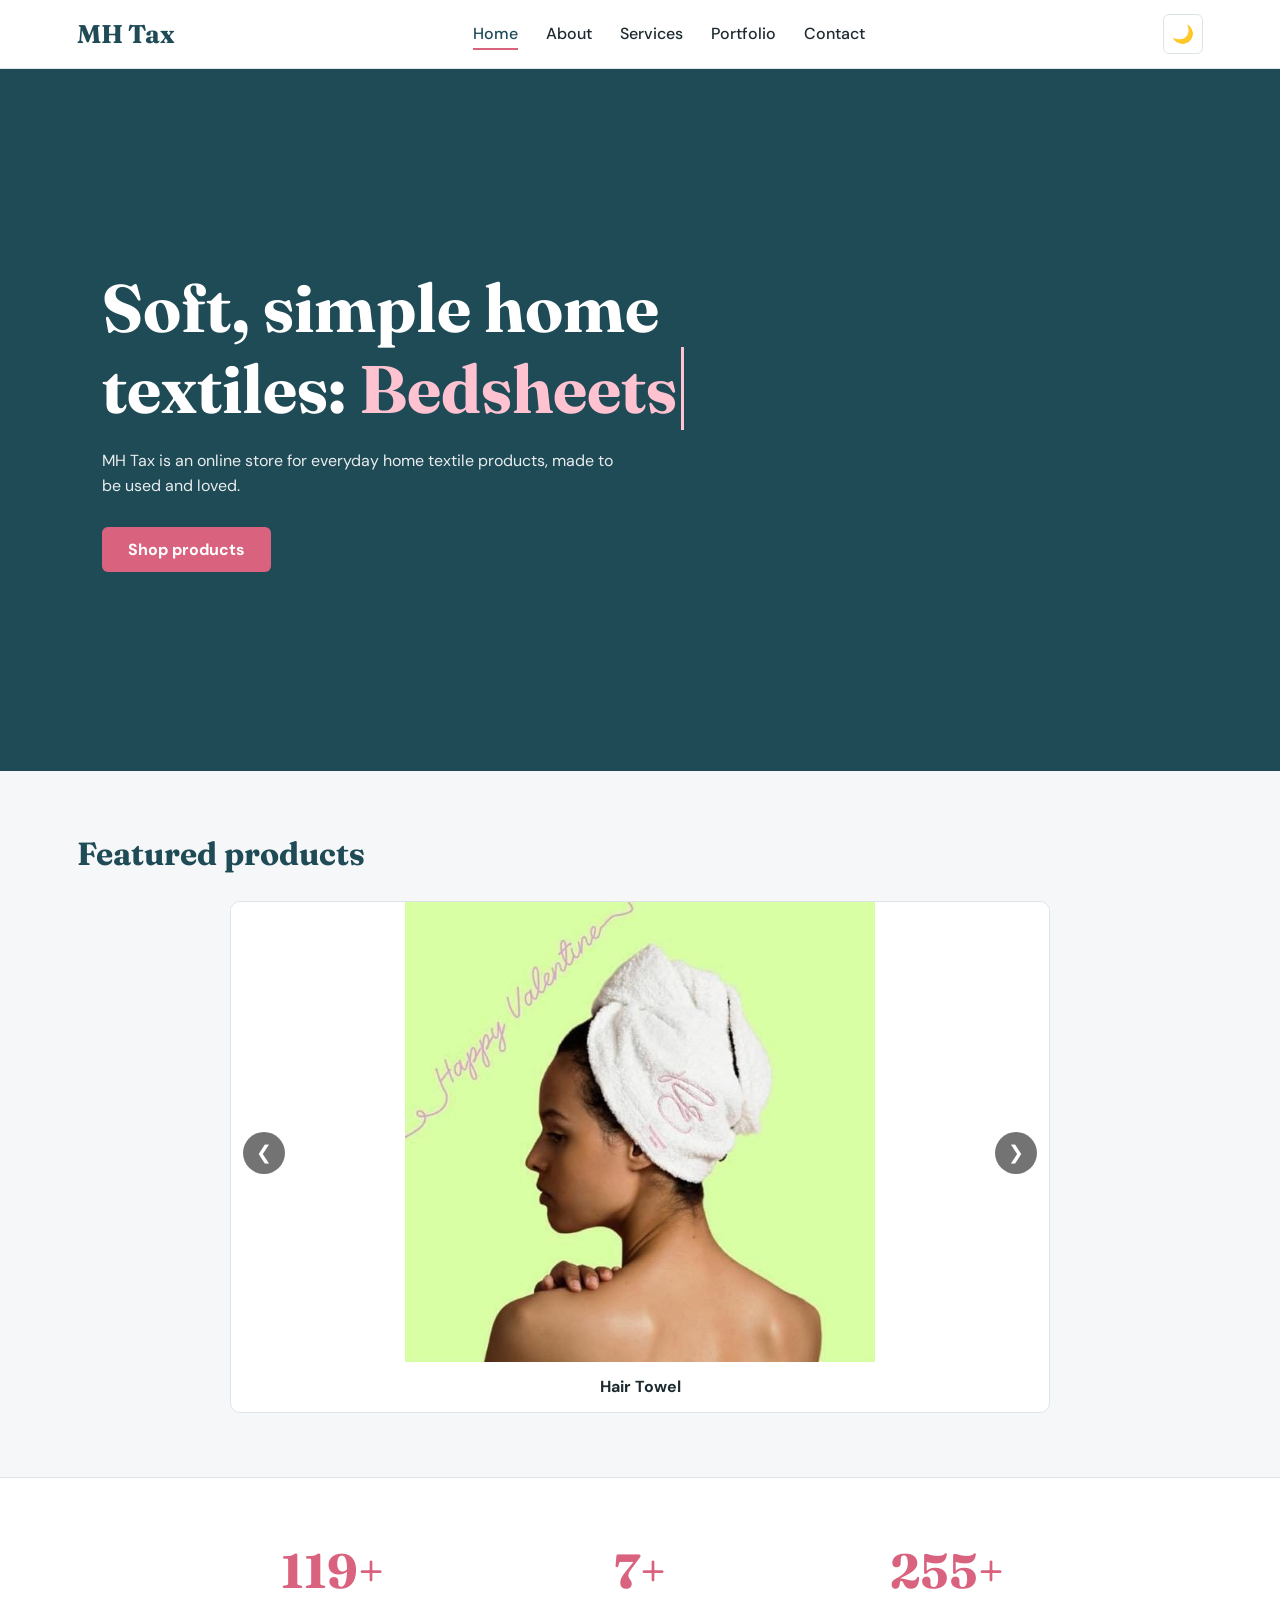
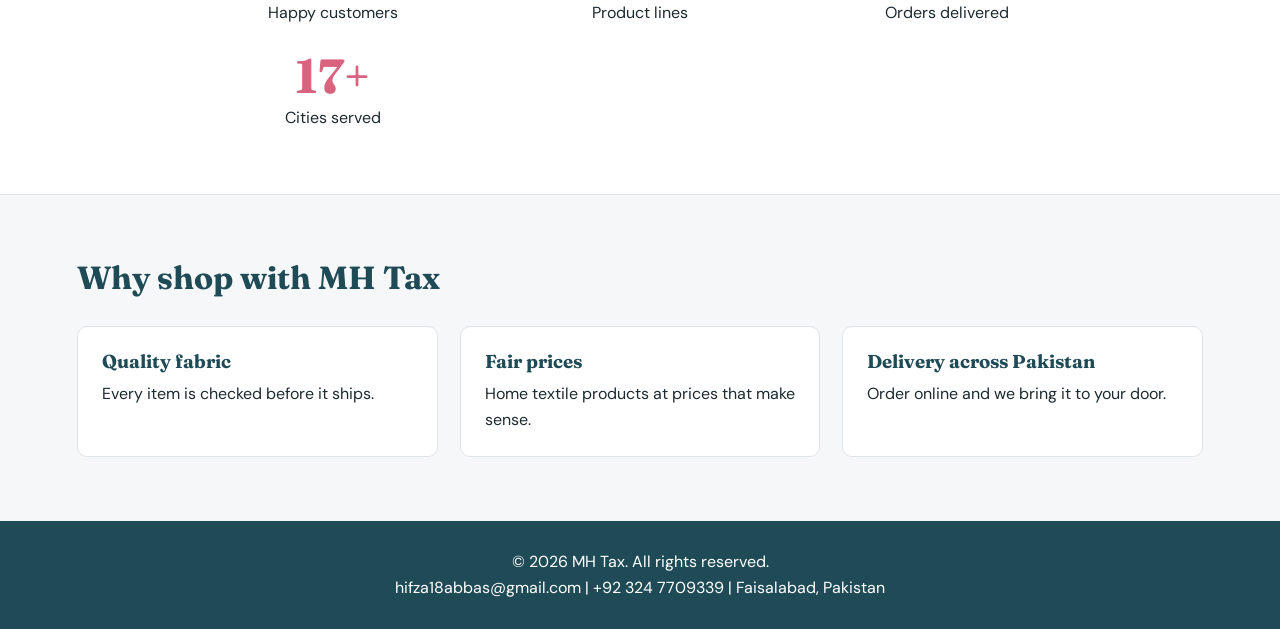
<file: index.html>
<!DOCTYPE html>
<html lang="en">
<head>
<meta charset="UTF-8">
<meta name="viewport" content="width=device-width, initial-scale=1.0">
<title>Home | MH Tax</title>
<link rel="stylesheet" href="css/style.css">
</head>
<body>
<header>
  <a class="logo" href="index.html">MH Tax</a>
  <nav><ul><li><a href="index.html" class=current>Home</a></li><li><a href="about.html">About</a></li><li><a href="services.html">Services</a></li><li><a href="portfolio.html">Portfolio</a></li><li><a href="contact.html">Contact</a></li></ul></nav>
  <div class="tools"><button id="themeBtn" aria-label="Toggle dark mode">🌙</button><button id="menuBtn" aria-label="Menu">☰</button></div>
</header>
<main>
<section class="hero"><h1>Soft, simple home textiles: <span id="typing"></span></h1>
<p>MH Tax is an online store for everyday home textile products, made to be used and loved.</p>
<div><a class="btn" href="portfolio.html">Shop products</a></div></section><section>
<h2>Featured products</h2>
<div class="slider"><div class="slide active"><img src="images/hair-towel.jpeg" alt="Hair Towel"><p>Hair Towel</p></div><div class="slide"><img src="images/makeup-pads.jpeg" alt="Makeup Pads"><p>Makeup Pads</p></div><div class="slide"><img src="images/zipper-pouch.jpeg" alt="Zipper Pouch"><p>Zipper Pouch</p></div><div class="slide"><img src="images/drawstring-bag.jpeg" alt="Drawstring Bag"><p>Drawstring Bag</p></div><div class="slide"><img src="images/tote-bag.jpeg" alt="Tote Bag"><p>Tote Bag</p></div><div class="slide"><img src="images/shopping-bag.jpeg" alt="Shopping Bag"><p>Shopping Bag</p></div><div class="slide"><img src="images/cotton-bedsheet.jpg" alt="Cotton Printed Bedsheet"><p>Cotton Printed Bedsheet</p></div><div class="slide"><img src="images/solid-bedsheet.png" alt="Solid Plain Bedsheet"><p>Solid Plain Bedsheet</p></div><button id="prev" aria-label="Previous">❮</button><button id="next" aria-label="Next">❯</button></div>
</section>
<section class="counters"><div class="grid">
<div><h3 class="counter" data-target="500">0</h3><p>Happy customers</p></div>
<div><h3 class="counter" data-target="7">0</h3><p>Product lines</p></div>
<div><h3 class="counter" data-target="1200">0</h3><p>Orders delivered</p></div>
<div><h3 class="counter" data-target="48">0</h3><p>Cities served</p></div>
</div></section>
<section><h2>Why shop with MH Tax</h2><div class="grid">
<div class="card"><h3>Quality fabric</h3><p>Every item is checked before it ships.</p></div>
<div class="card"><h3>Fair prices</h3><p>Home textile products at prices that make sense.</p></div>
<div class="card"><h3>Delivery across Pakistan</h3><p>Order online and we bring it to your door.</p></div>
</div></section>
</main>
<footer>
  <p>&copy; 2026 MH Tax. All rights reserved.</p>
  <p>hifza18abbas@gmail.com | +92 324 7709339 | Faisalabad, Pakistan</p>
</footer>
<button id="topBtn" aria-label="Scroll to top">↑</button>
<script src="js/script.js"></script>
</body>
</html>
</file>
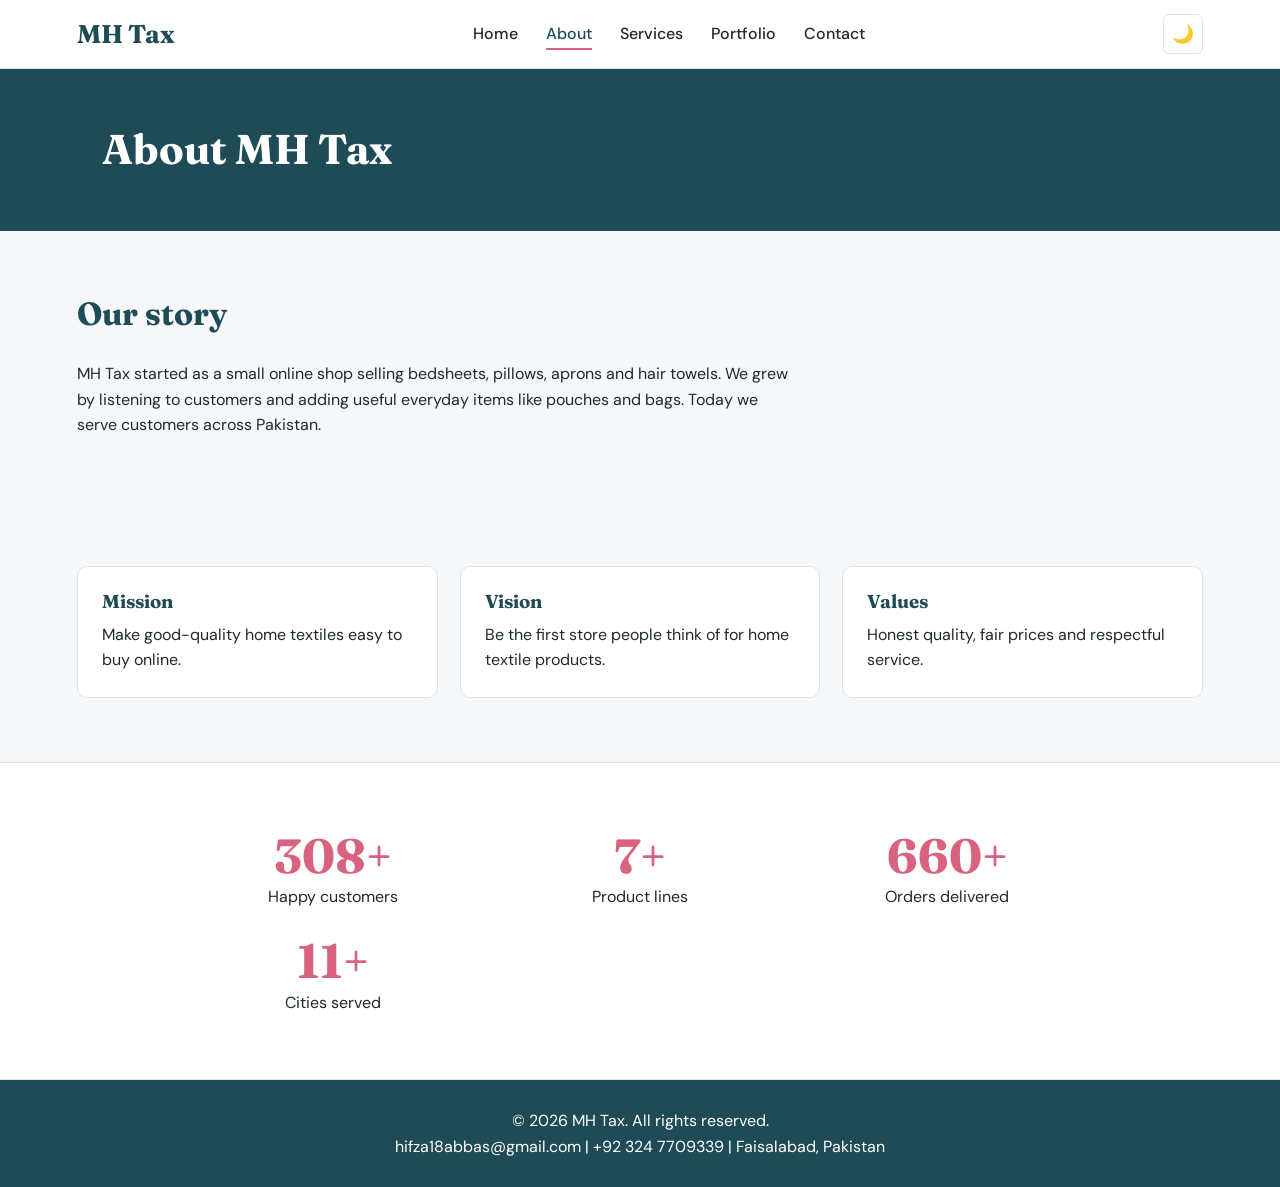
<file: about.html>
<!DOCTYPE html>
<html lang="en">
<head>
<meta charset="UTF-8">
<meta name="viewport" content="width=device-width, initial-scale=1.0">
<title>About | MH Tax</title>
<link rel="stylesheet" href="css/style.css">
</head>
<body>
<header>
  <a class="logo" href="index.html">MH Tax</a>
  <nav><ul><li><a href="index.html">Home</a></li><li><a href="about.html" class=current>About</a></li><li><a href="services.html">Services</a></li><li><a href="portfolio.html">Portfolio</a></li><li><a href="contact.html">Contact</a></li></ul></nav>
  <div class="tools"><button id="themeBtn" aria-label="Toggle dark mode">🌙</button><button id="menuBtn" aria-label="Menu">☰</button></div>
</header>
<main>
<div class="page-title"><h1>About MH Tax</h1></div><section><h2>Our story</h2><p style="max-width:720px">MH Tax started as a small online shop selling bedsheets, pillows, aprons and hair towels. We grew by listening to customers and adding useful everyday items like pouches and bags. Today we serve customers across Pakistan.</p></section>
<section><div class="grid"><div class="card"><h3>Mission</h3><p>Make good-quality home textiles easy to buy online.</p></div>
<div class="card"><h3>Vision</h3><p>Be the first store people think of for home textile products.</p></div>
<div class="card"><h3>Values</h3><p>Honest quality, fair prices and respectful service.</p></div></div></section><section class="counters"><div class="grid">
<div><h3 class="counter" data-target="500">0</h3><p>Happy customers</p></div>
<div><h3 class="counter" data-target="7">0</h3><p>Product lines</p></div>
<div><h3 class="counter" data-target="1200">0</h3><p>Orders delivered</p></div>
<div><h3 class="counter" data-target="48">0</h3><p>Cities served</p></div>
</div></section>
</main>
<footer>
  <p>&copy; 2026 MH Tax. All rights reserved.</p>
  <p>hifza18abbas@gmail.com | +92 324 7709339 | Faisalabad, Pakistan</p>
</footer>
<button id="topBtn" aria-label="Scroll to top">↑</button>
<script src="js/script.js"></script>
</body>
</html>
</file>
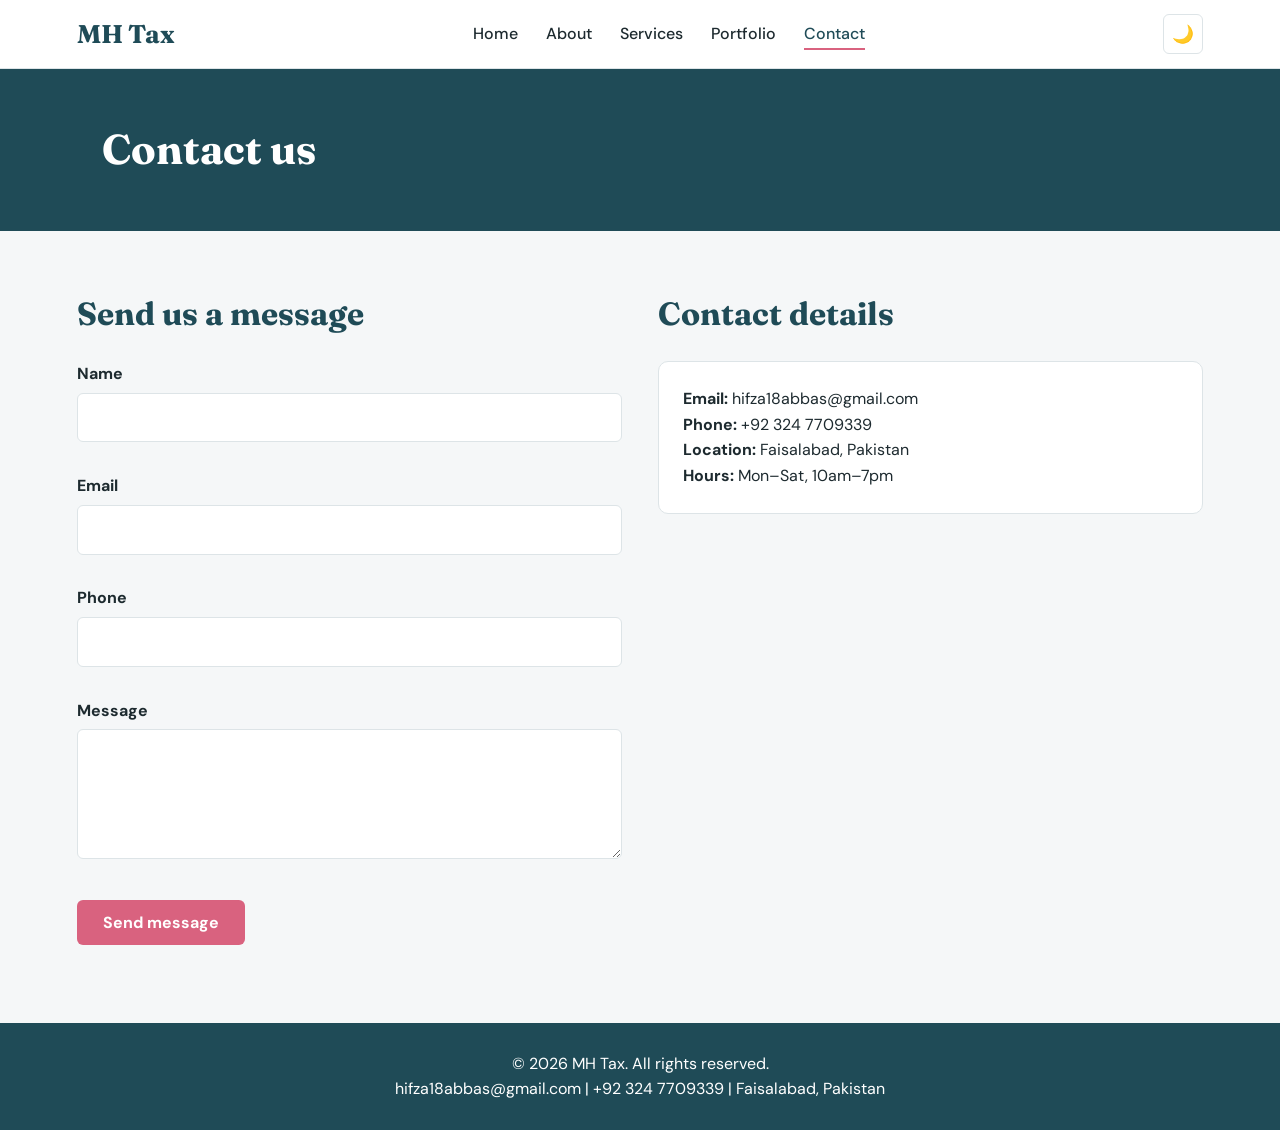
<file: contact.html>
<!DOCTYPE html>
<html lang="en">
<head>
<meta charset="UTF-8">
<meta name="viewport" content="width=device-width, initial-scale=1.0">
<title>Contact | MH Tax</title>
<link rel="stylesheet" href="css/style.css">
</head>
<body>
<header>
  <a class="logo" href="index.html">MH Tax</a>
  <nav><ul><li><a href="index.html">Home</a></li><li><a href="about.html">About</a></li><li><a href="services.html">Services</a></li><li><a href="portfolio.html">Portfolio</a></li><li><a href="contact.html" class=current>Contact</a></li></ul></nav>
  <div class="tools"><button id="themeBtn" aria-label="Toggle dark mode">🌙</button><button id="menuBtn" aria-label="Menu">☰</button></div>
</header>
<main>
<div class="page-title"><h1>Contact us</h1></div><section><div class="contact-wrap">
<form id="contactForm" novalidate><h2>Send us a message</h2>
<label>Name<input name="name" type="text"><span class="error"></span></label>
<label>Email<input name="email" type="email"><span class="error"></span></label>
<label>Phone<input name="phone" type="tel"><span class="error"></span></label>
<label>Message<textarea name="message"></textarea><span class="error"></span></label>
<button class="btn" type="submit" style="margin-top:16px">Send message</button><p id="formMsg"></p></form>
<div><h2>Contact details</h2><div class="card"><p><b>Email:</b> hifza18abbas@gmail.com</p><p><b>Phone:</b> +92 324 7709339</p><p><b>Location:</b> Faisalabad, Pakistan</p><p><b>Hours:</b> Mon–Sat, 10am–7pm</p></div></div>
</div></section>
</main>
<footer>
  <p>&copy; 2026 MH Tax. All rights reserved.</p>
  <p>hifza18abbas@gmail.com | +92 324 7709339 | Faisalabad, Pakistan</p>
</footer>
<button id="topBtn" aria-label="Scroll to top">↑</button>
<script src="js/script.js"></script>
</body>
</html>
</file>
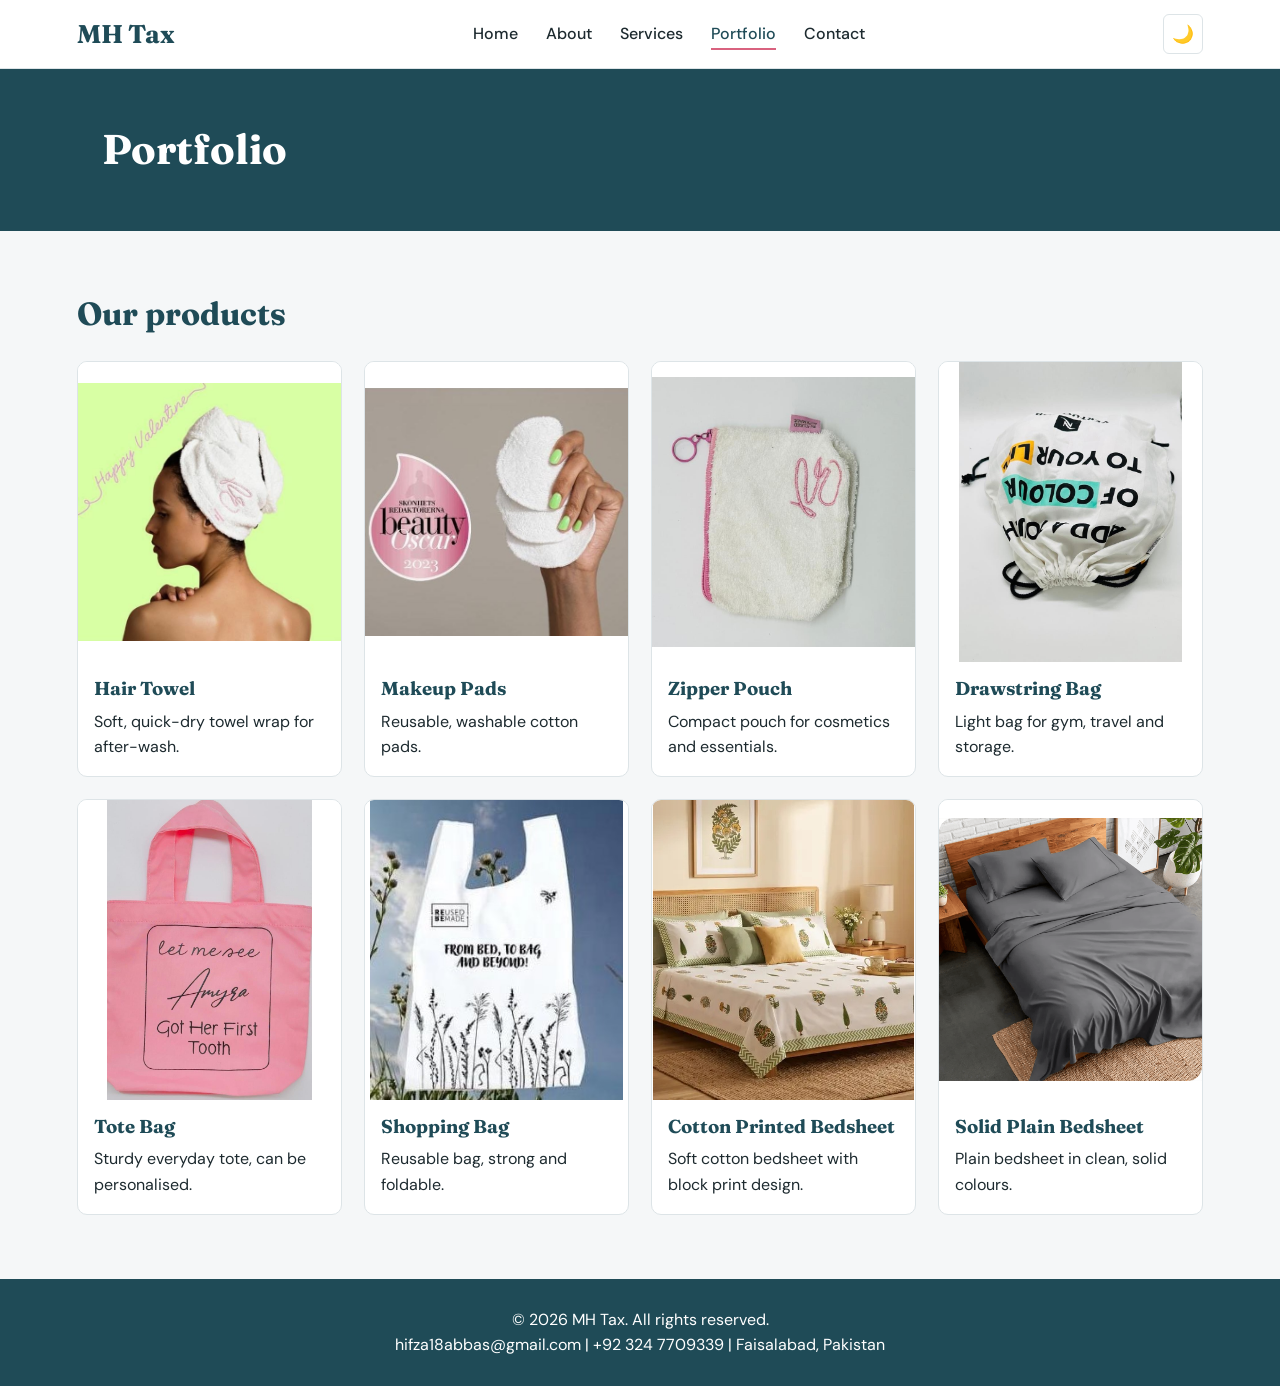
<file: portfolio.html>
<!DOCTYPE html>
<html lang="en">
<head>
<meta charset="UTF-8">
<meta name="viewport" content="width=device-width, initial-scale=1.0">
<title>Portfolio | MH Tax</title>
<link rel="stylesheet" href="css/style.css">
</head>
<body>
<header>
  <a class="logo" href="index.html">MH Tax</a>
  <nav><ul><li><a href="index.html">Home</a></li><li><a href="about.html">About</a></li><li><a href="services.html">Services</a></li><li><a href="portfolio.html" class=current>Portfolio</a></li><li><a href="contact.html">Contact</a></li></ul></nav>
  <div class="tools"><button id="themeBtn" aria-label="Toggle dark mode">🌙</button><button id="menuBtn" aria-label="Menu">☰</button></div>
</header>
<main>
<div class="page-title"><h1>Portfolio</h1></div><section><h2>Our products</h2><div class="grid"><div class="card photo"><img src="images/hair-towel.jpeg" alt="Hair Towel"><div><h3>Hair Towel</h3><p>Soft, quick-dry towel wrap for after-wash.</p></div></div><div class="card photo"><img src="images/makeup-pads.jpeg" alt="Makeup Pads"><div><h3>Makeup Pads</h3><p>Reusable, washable cotton pads.</p></div></div><div class="card photo"><img src="images/zipper-pouch.jpeg" alt="Zipper Pouch"><div><h3>Zipper Pouch</h3><p>Compact pouch for cosmetics and essentials.</p></div></div><div class="card photo"><img src="images/drawstring-bag.jpeg" alt="Drawstring Bag"><div><h3>Drawstring Bag</h3><p>Light bag for gym, travel and storage.</p></div></div><div class="card photo"><img src="images/tote-bag.jpeg" alt="Tote Bag"><div><h3>Tote Bag</h3><p>Sturdy everyday tote, can be personalised.</p></div></div><div class="card photo"><img src="images/shopping-bag.jpeg" alt="Shopping Bag"><div><h3>Shopping Bag</h3><p>Reusable bag, strong and foldable.</p></div></div><div class="card photo"><img src="images/cotton-bedsheet.jpg" alt="Cotton Printed Bedsheet"><div><h3>Cotton Printed Bedsheet</h3><p>Soft cotton bedsheet with block print design.</p></div></div><div class="card photo"><img src="images/solid-bedsheet.png" alt="Solid Plain Bedsheet"><div><h3>Solid Plain Bedsheet</h3><p>Plain bedsheet in clean, solid colours.</p></div></div></div></section>
</main>
<footer>
  <p>&copy; 2026 MH Tax. All rights reserved.</p>
  <p>hifza18abbas@gmail.com | +92 324 7709339 | Faisalabad, Pakistan</p>
</footer>
<button id="topBtn" aria-label="Scroll to top">↑</button>
<script src="js/script.js"></script>
</body>
</html>
</file>
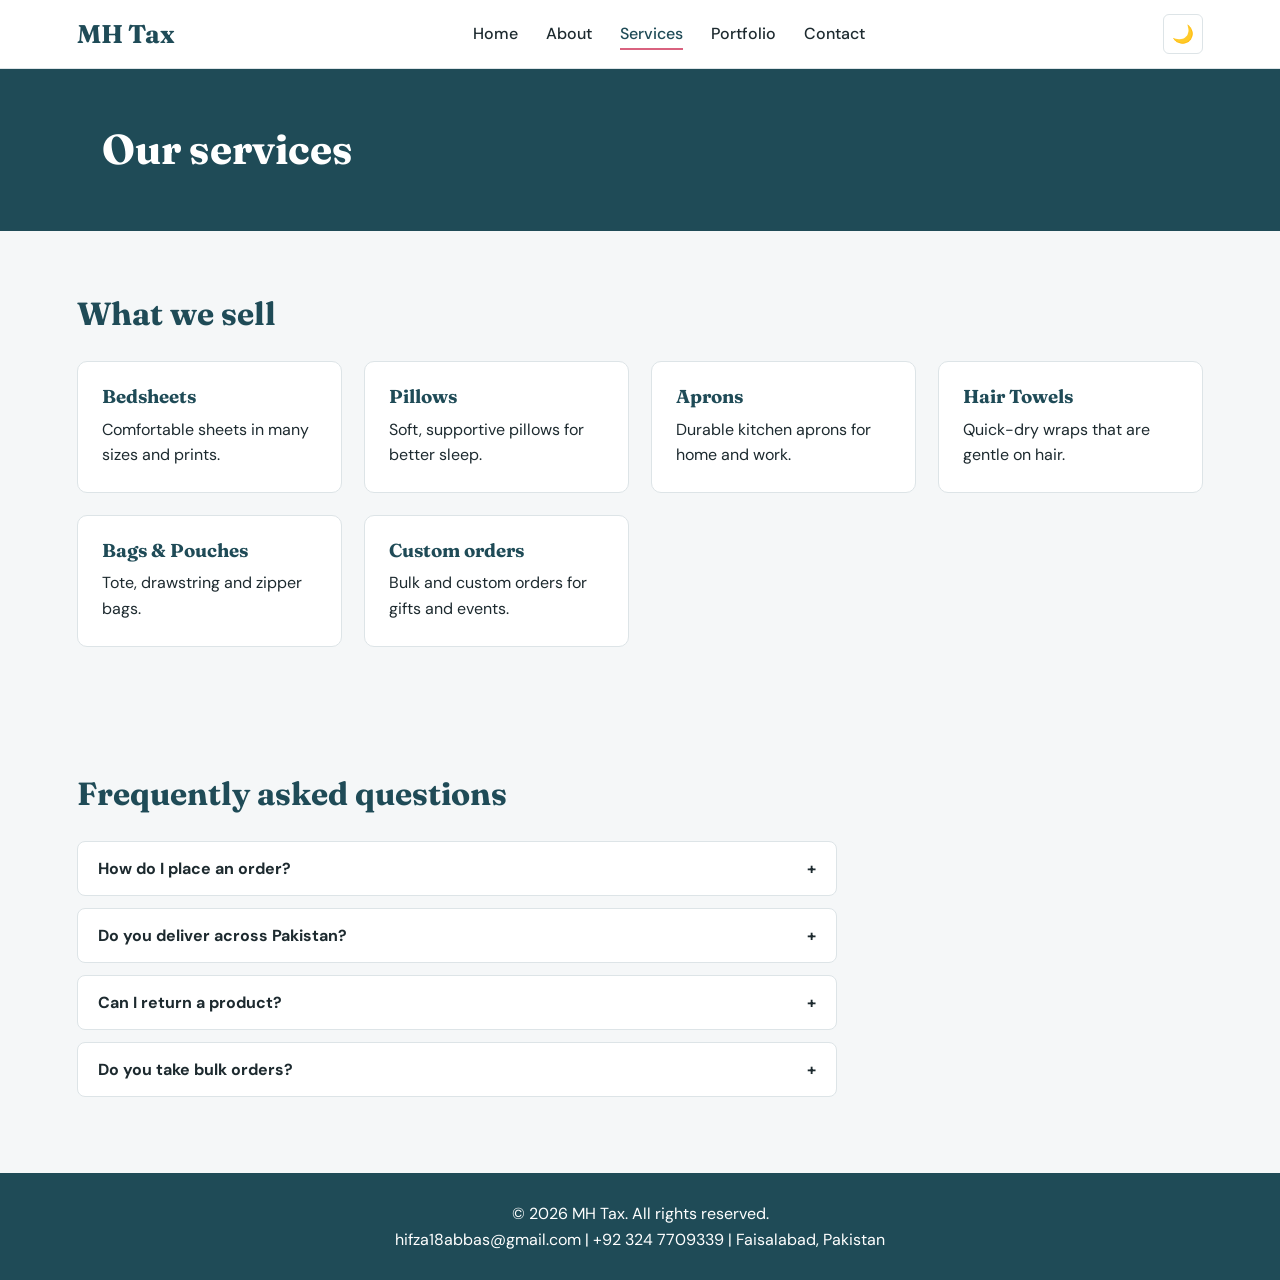
<file: services.html>
<!DOCTYPE html>
<html lang="en">
<head>
<meta charset="UTF-8">
<meta name="viewport" content="width=device-width, initial-scale=1.0">
<title>Services | MH Tax</title>
<link rel="stylesheet" href="css/style.css">
</head>
<body>
<header>
  <a class="logo" href="index.html">MH Tax</a>
  <nav><ul><li><a href="index.html">Home</a></li><li><a href="about.html">About</a></li><li><a href="services.html" class=current>Services</a></li><li><a href="portfolio.html">Portfolio</a></li><li><a href="contact.html">Contact</a></li></ul></nav>
  <div class="tools"><button id="themeBtn" aria-label="Toggle dark mode">🌙</button><button id="menuBtn" aria-label="Menu">☰</button></div>
</header>
<main>
<div class="page-title"><h1>Our services</h1></div><section><h2>What we sell</h2><div class="grid"><div class="card"><h3>Bedsheets</h3><p>Comfortable sheets in many sizes and prints.</p></div><div class="card"><h3>Pillows</h3><p>Soft, supportive pillows for better sleep.</p></div><div class="card"><h3>Aprons</h3><p>Durable kitchen aprons for home and work.</p></div><div class="card"><h3>Hair Towels</h3><p>Quick-dry wraps that are gentle on hair.</p></div><div class="card"><h3>Bags &amp; Pouches</h3><p>Tote, drawstring and zipper bags.</p></div><div class="card"><h3>Custom orders</h3><p>Bulk and custom orders for gifts and events.</p></div></div></section><section><h2>Frequently asked questions</h2><div class="faq"><div class="faq-item"><button class="faq-q">How do I place an order?<span>+</span></button><div class="faq-a">Choose a product, then contact us from the Contact page with your name, phone and address.</div></div><div class="faq-item"><button class="faq-q">Do you deliver across Pakistan?<span>+</span></button><div class="faq-a">Yes. We deliver to all major cities.</div></div><div class="faq-item"><button class="faq-q">Can I return a product?<span>+</span></button><div class="faq-a">Yes, if the item is damaged or not as described. Contact us within 7 days.</div></div><div class="faq-item"><button class="faq-q">Do you take bulk orders?<span>+</span></button><div class="faq-a">Yes. Message us with the quantity and we will share a price.</div></div></div></section>
</main>
<footer>
  <p>&copy; 2026 MH Tax. All rights reserved.</p>
  <p>hifza18abbas@gmail.com | +92 324 7709339 | Faisalabad, Pakistan</p>
</footer>
<button id="topBtn" aria-label="Scroll to top">↑</button>
<script src="js/script.js"></script>
</body>
</html>
</file>
<file: css/style.css>
@import url('https://fonts.googleapis.com/css2?family=DM+Sans:wght@400;500;700&family=Fraunces:wght@600;700&display=swap');
:root{--primary:#1f4b57;--accent:#d9627f;--bg:#f5f7f8;--surface:#fff;--text:#1d2a2f;--muted:#5d6e75;--line:#dde4e7}
body.dark{--primary:#7ec3d1;--accent:#f08ba5;--bg:#10181b;--surface:#18242a;--text:#e8eff1;--muted:#9bb0b8;--line:#2a3b43}
*{box-sizing:border-box;margin:0;padding:0}
html{scroll-behavior:smooth}
body{font-family:'DM Sans',sans-serif;background:var(--bg);color:var(--text);line-height:1.6;transition:background .3s,color .3s}
h1,h2,h3,.logo{font-family:'Fraunces',serif;line-height:1.2}
img{max-width:100%;display:block}
a{color:inherit;text-decoration:none}
section{padding:64px 6%}
section h2{font-size:2rem;margin-bottom:28px;color:var(--primary)}
.btn{display:inline-block;background:var(--accent);color:#fff;border:0;padding:12px 26px;border-radius:6px;font:700 1rem 'DM Sans',sans-serif;cursor:pointer;transition:transform .2s}
.btn:hover{transform:translateY(-2px)}
:focus-visible{outline:3px solid var(--accent);outline-offset:2px}
header{position:sticky;top:0;z-index:50;display:flex;justify-content:space-between;align-items:center;padding:14px 6%;background:var(--surface);border-bottom:1px solid var(--line)}
.logo{font-size:1.6rem;color:var(--primary);font-weight:700}
nav ul{display:flex;gap:28px;list-style:none}
nav a{font-weight:500;padding-bottom:4px;border-bottom:2px solid transparent}
nav a:hover,nav a.current{border-color:var(--accent);color:var(--primary)}
.tools{display:flex;gap:10px}
.tools button{background:none;border:1px solid var(--line);color:var(--text);width:40px;height:40px;border-radius:6px;font-size:1.1rem;cursor:pointer}
#menuBtn{display:none}
.hero{min-height:78vh;display:flex;flex-direction:column;justify-content:center;background:var(--primary);color:#fff;padding-left:8%}
body.dark .hero,body.dark .page-title{background:#0d2a31;color:#e8eff1}
.hero h1{font-size:clamp(2.2rem,6vw,4.2rem);max-width:760px;margin-bottom:18px}
.hero p{max-width:520px;margin-bottom:28px;opacity:.9}
#typing{color:#ffc2d1;border-right:3px solid #ffc2d1;padding-right:4px}
.page-title{background:var(--primary);color:#fff;padding:56px 8%}
.page-title h1{font-size:2.6rem}
.slider{position:relative;max-width:820px;margin:auto;overflow:hidden;border-radius:10px;background:var(--surface);border:1px solid var(--line)}
.slide{display:none;text-align:center}
.slide.active{display:block}
.slide img{width:100%;height:460px;object-fit:contain;background:#fff}
.slide p{padding:12px;font-weight:700}
.slider button{position:absolute;top:45%;background:rgba(0,0,0,.55);color:#fff;border:0;width:42px;height:42px;border-radius:50%;font-size:1.2rem;cursor:pointer}
#prev{left:12px}#next{right:12px}
.grid{display:grid;grid-template-columns:repeat(auto-fit,minmax(240px,1fr));gap:22px}
.card{background:var(--surface);border:1px solid var(--line);border-radius:10px;padding:24px}
.card h3{margin-bottom:8px;color:var(--primary)}
.card.photo{padding:0;overflow:hidden}
.card.photo img{height:300px;width:100%;object-fit:contain;background:#fff;transition:transform .4s}
.card.photo div{padding:16px}
.card.photo:hover img{transform:scale(1.04)}
.counters{background:var(--surface);border-block:1px solid var(--line);text-align:center}
.counters .grid{max-width:900px;margin:auto}
.counter{font-size:3rem;color:var(--accent)}
.faq{max-width:760px}
.faq-item{border:1px solid var(--line);border-radius:8px;margin-bottom:12px;background:var(--surface)}
.faq-q{width:100%;text-align:left;background:none;border:0;color:var(--text);padding:16px 20px;font:700 1rem 'DM Sans',sans-serif;cursor:pointer;display:flex;justify-content:space-between}
.faq-q span{transition:transform .3s}
.faq-a{max-height:0;overflow:hidden;padding:0 20px;transition:max-height .3s,padding .3s;color:var(--muted)}
.faq-item.open .faq-a{max-height:160px;padding:0 20px 16px}
.faq-item.open .faq-q span{transform:rotate(45deg)}
.contact-wrap{display:grid;grid-template-columns:1fr 1fr;gap:36px}
form label{display:block;font-weight:700;margin-top:14px}
form input,form textarea{width:100%;padding:11px;margin-top:6px;border:1px solid var(--line);border-radius:6px;background:var(--surface);color:var(--text);font:inherit}
form textarea{min-height:130px}
.error{color:#d63a3a;font-size:.88rem;display:block;min-height:1.2em}
.invalid{border-color:#d63a3a!important}
#formMsg{margin-top:14px;font-weight:700;color:#2e9e5b}
footer{background:var(--primary);color:#fff;text-align:center;padding:28px 6%}
body.dark footer{background:#0a1012;color:var(--text)}
#topBtn{position:fixed;right:22px;bottom:22px;width:46px;height:46px;border:0;border-radius:50%;background:var(--accent);color:#fff;font-size:1.3rem;cursor:pointer;display:none}
@media(max-width:768px){
#menuBtn{display:block}
nav{position:absolute;top:100%;left:0;right:0;background:var(--surface);border-bottom:1px solid var(--line);max-height:0;overflow:hidden;transition:max-height .3s}
nav.open{max-height:320px}
nav ul{flex-direction:column;gap:0;padding:8px 6%}
nav li{padding:10px 0}
.contact-wrap{grid-template-columns:1fr}
.slide img{height:320px}
section{padding:48px 6%}}
@media(prefers-reduced-motion:reduce){*{transition:none!important}}
</file>
